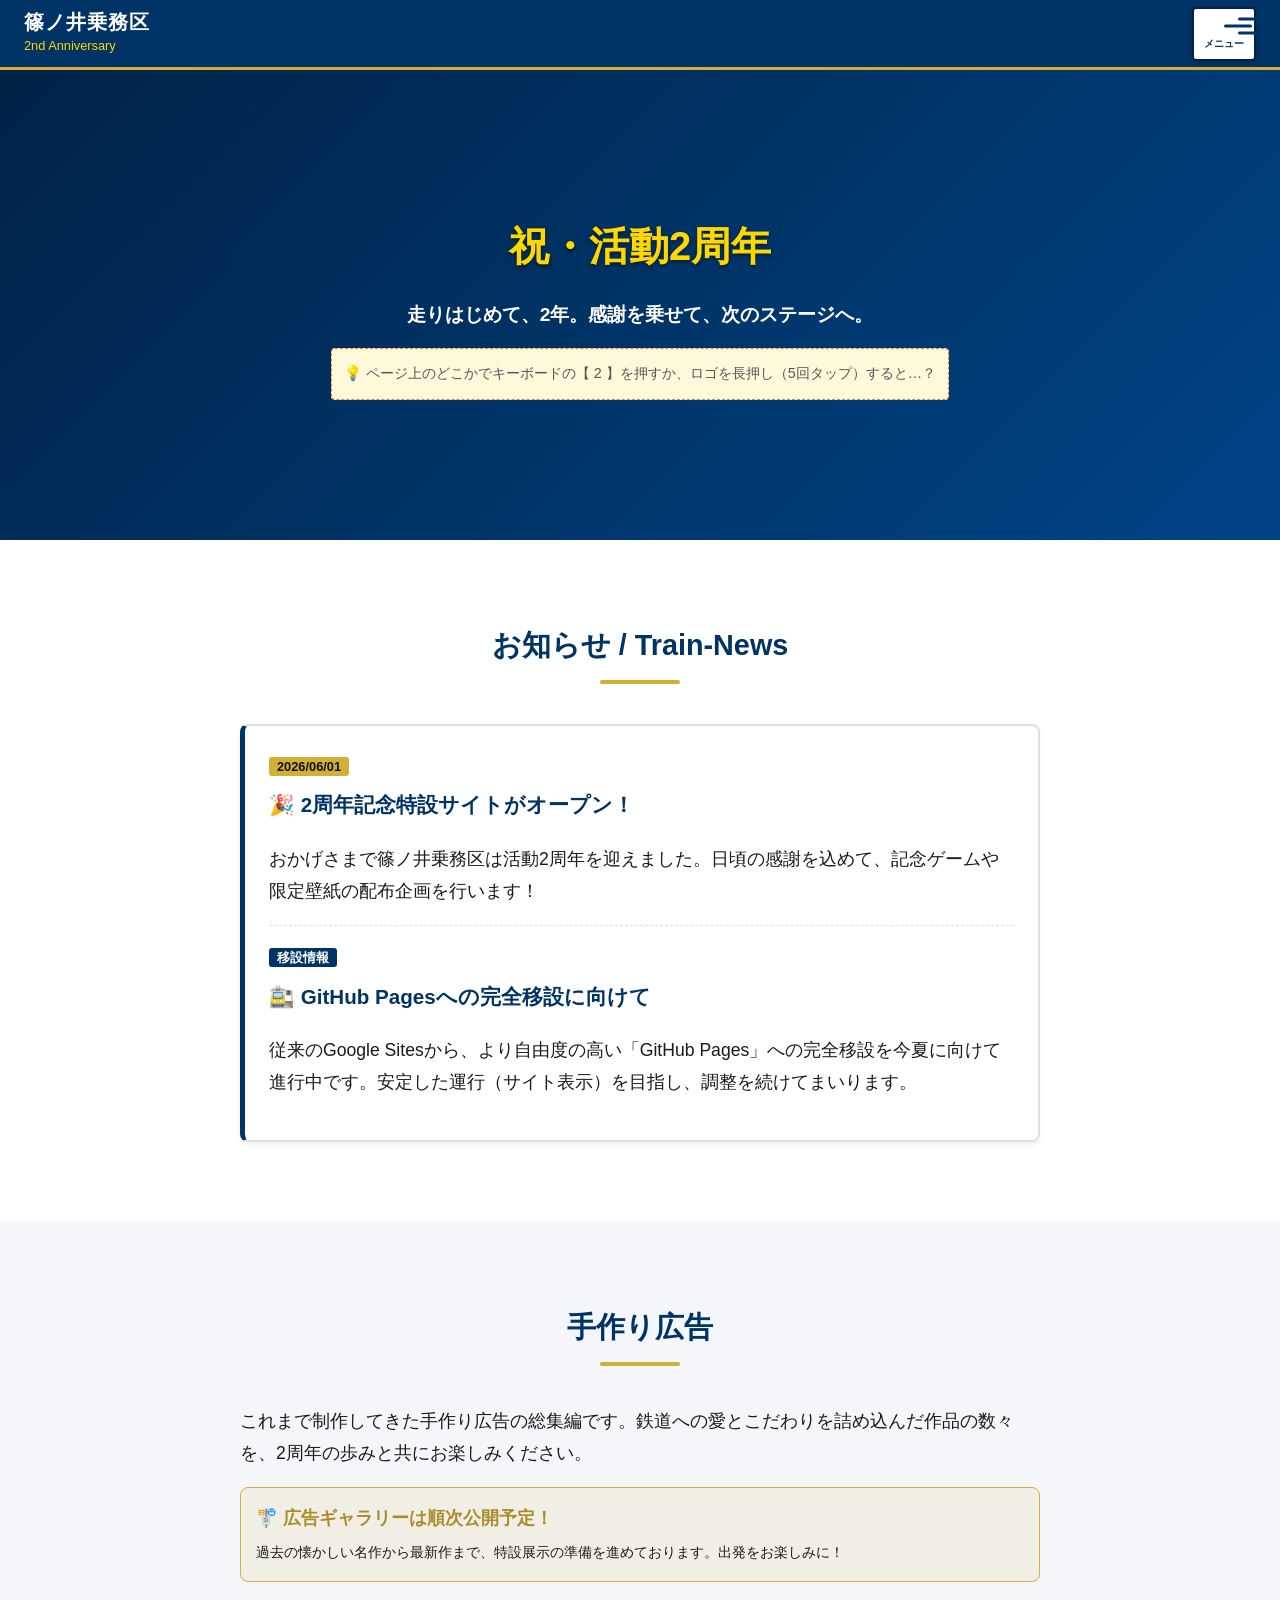
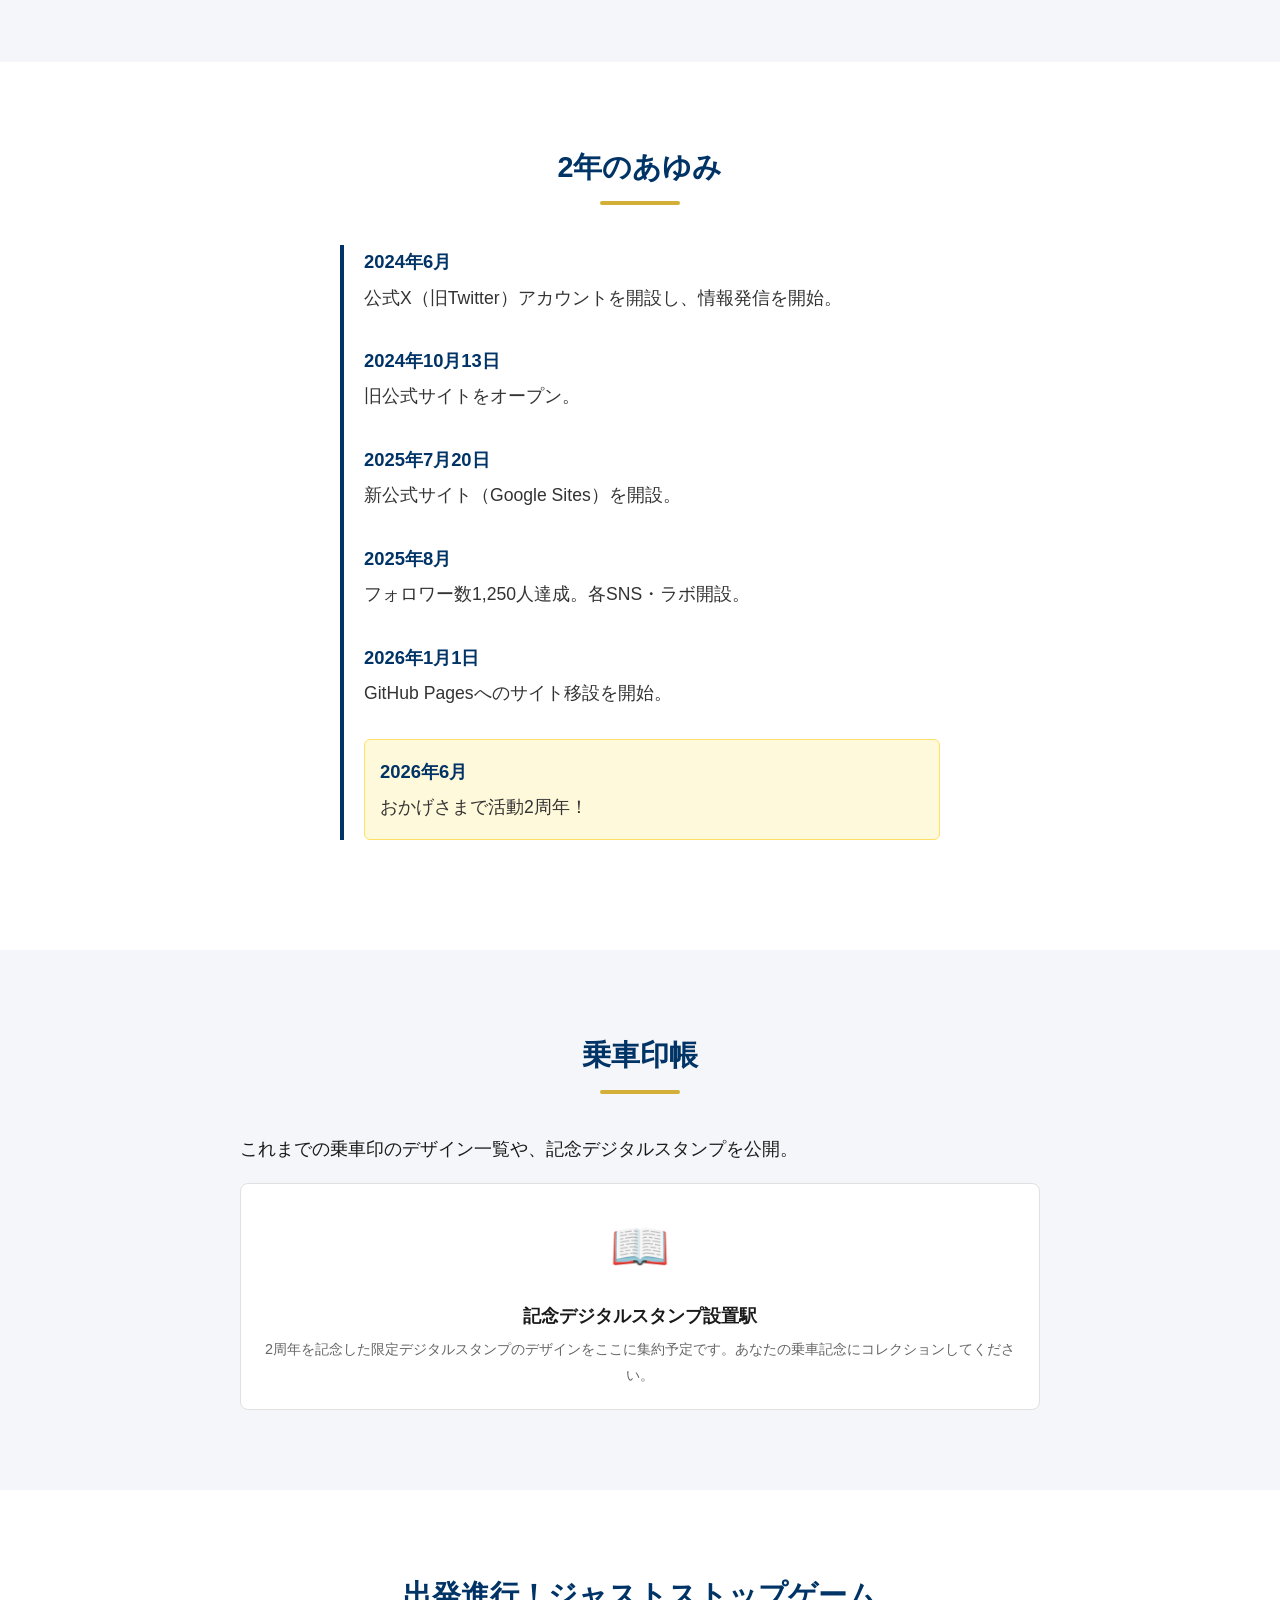
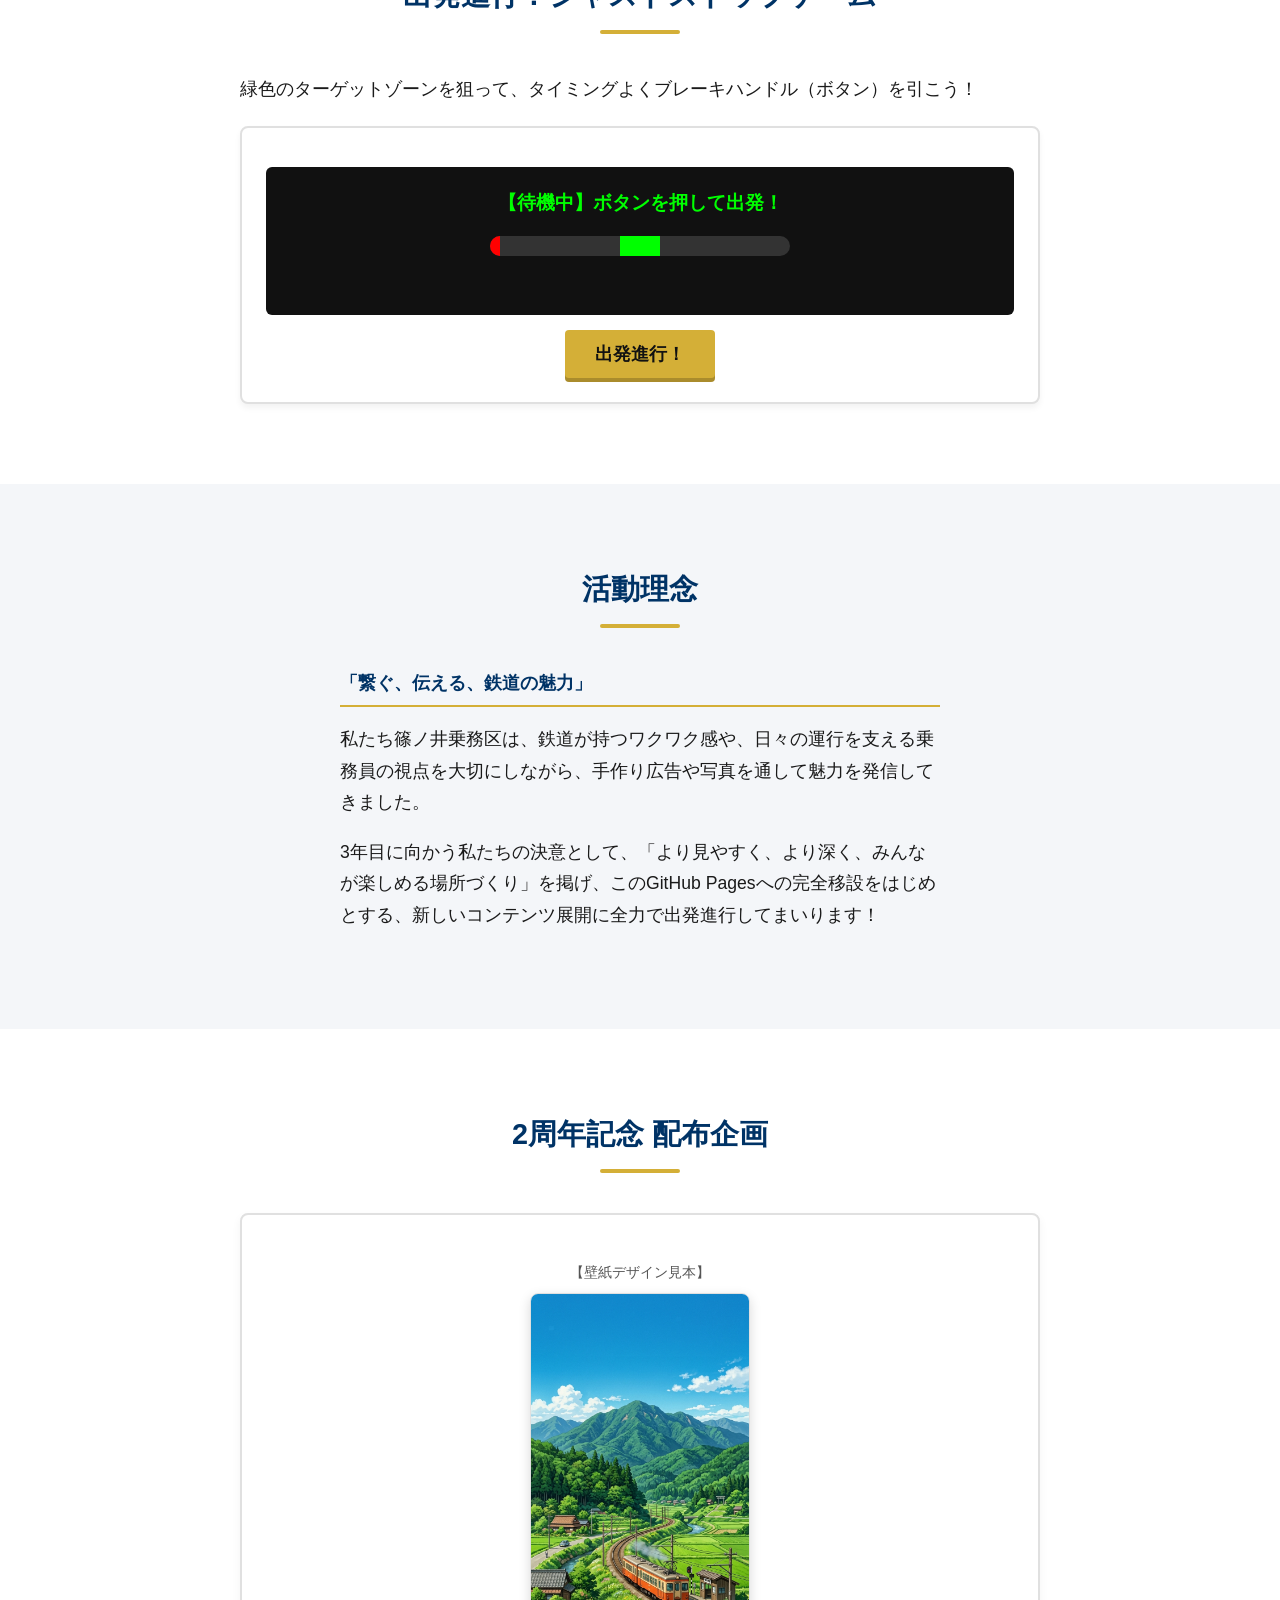
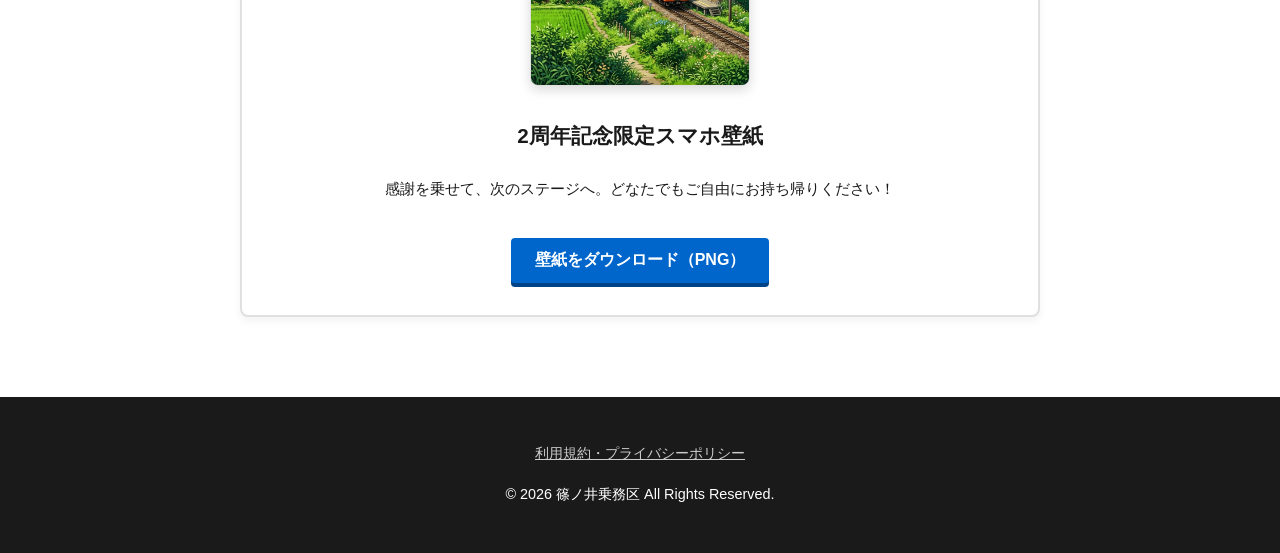
<file: index.html>
<!DOCTYPE html>
<html lang="ja">
<head>
  <meta charset="UTF-8">
  <meta name="viewport" content="width=device-width, initial-scale=1.0">
  <title>活動2周年記念特設サイト | 篠ノ井乗務区</title>
  <link rel="stylesheet" href="css/style.css">
  <style>
    /* --- 追加機能のユニバーサル・デザインCSS --- */
    .feature-box {
      background-color: #ffffff;
      border: 2px solid #e0e0e0;
      border-radius: 8px;
      padding: 24px;
      margin-top: 20px;
      box-shadow: 0 4px 6px rgba(0,0,0,0.05);
      text-align: center;
    }
    
    /* ミニゲーム用 */
    .game-screen {
      background-color: #111;
      color: #00ff00;
      font-family: 'Courier New', Courier, monospace;
      padding: 20px;
      border-radius: 6px;
      margin: 15px 0;
      min-height: 120px;
      display: flex;
      flex-direction: column;
      align-items: center;
      justify-content: center;
    }
    .game-meter-container {
      width: 100%;
      max-width: 300px;
      background: #333;
      height: 20px;
      border-radius: 10px;
      position: relative;
      overflow: hidden;
      margin: 15px 0;
    }
    .game-pointer {
      width: 10px;
      height: 100%;
      background: #ff0000;
      position: absolute;
      left: 0%;
      transition: left 0.05s linear;
    }
    .game-target {
      width: 40px;
      height: 100%;
      background: #00ff00;
      position: absolute;
      left: 50%;
      transform: translateX(-50%);
    }
    .game-btn {
      background-color: #d4af37;
      color: #111;
      border: none;
      padding: 12px 30px;
      font-size: 1.1rem;
      font-weight: bold;
      border-radius: 4px;
      cursor: pointer;
      box-shadow: 0 4px 0 #aa8c2c;
    }
    .game-btn:active {
      transform: translateY(2px);
      box-shadow: 0 2px 0 #aa8c2c;
    }

    /* 隠し要素用アナウンス */
    .hidden-hint {
      background: #fff9db;
      border: 1px dashed #f57f17;
      padding: 12px;
      border-radius: 4px;
      margin-top: 15px;
      font-size: 0.9rem;
      color: #555;
    }
    
    /* モーダル（隠しページポップアップ） */
    .modal-overlay {
      position: fixed;
      top: 0;
      left: 0;
      width: 100%;
      height: 100%;
      background: rgba(0,0,0,0.85);
      z-index: 2000;
      display: flex;
      align-items: center;
      justify-content: center;
      opacity: 0;
      pointer-events: none;
      transition: opacity 0.3s ease;
    }
    .modal-overlay.is-show {
      opacity: 1;
      pointer-events: auto;
    }
    .modal-content {
      background: #ffffff;
      padding: 30px;
      border-radius: 8px;
      max-width: 500px;
      width: 90%;
      text-align: center;
      border: 4px solid #d4af37;
    }
    .close-modal-btn {
      background: #333;
      color: #fff;
      padding: 8px 20px;
      border: none;
      border-radius: 4px;
      margin-top: 20px;
      cursor: pointer;
    }
  </style>
</head>
<body>

  <header class="site-header">
    <div class="header-logo">
      <span class="logo-main">篠ノ井乗務区</span>
      <span class="logo-sub">2nd Anniversary</span>
    </div>
    
    <button class="hamburger-btn" id="js-hamburger" aria-label="メニューを開閉する" aria-expanded="false">
      <span class="hamburger-box">
        <span class="hamburger-inner"></span>
      </span>
      <span class="hamburger-label">メニュー</span>
    </button>

    <nav class="navigation-menu" id="js-nav" aria-hidden="true">
      <ul class="menu-list">
        <li><a href="#hero" class="nav-item nav-top">TOP</a></li>
        <li><a href="#news" class="nav-item nav-news">お知らせ / Train-News</a></li>
        <li><a href="#ad" class="nav-item nav-ad">手作り広告</a></li>
        <li><a href="#timeline" class="nav-item nav-timeline">2年のあゆみ</a></li>
        <li><a href="#stamp" class="nav-item nav-stamp">乗車印帳</a></li>
        <li><a href="#game" class="nav-item nav-photos">運転士体験ゲーム</a></li>
        <li><a href="#philosophy" class="nav-item nav-philosophy">活動理念</a></li>
        <li><a href="#download" class="nav-item nav-download">連携パーツ / 配布企画</a></li>
      </ul>
    </nav>
  </header>

  <main>
    <section id="hero" class="hero-section">
      <div class="hero-content">
        <h1>祝・活動2周年</h1>
        <p class="hero-sub">走りはじめて、2年。感謝を乗せて、次のステージへ。</p>
        <div class="hidden-hint">💡 ページ上のどこかでキーボードの【 2 】を押すか、ロゴを長押し（5回タップ）すると…？</div>
      </div>
    </section>

    <section id="news" class="content-section">
      <h2>お知らせ / Train-News</h2>
      <div class="section-body">
        <div class="feature-box" style="text-align: left; border-left: 5px solid #003366;">
          <span style="background: #d4af37; color: #111; padding: 2px 8px; font-size: 0.8rem; font-weight: bold; border-radius: 3px;">2026/06/01</span>
          <h3 style="margin-top: 5px; color: #003366;">🎉 2周年記念特設サイトがオープン！</h3>
          <p>おかげさまで篠ノ井乗務区は活動2周年を迎えました。日頃の感謝を込めて、記念ゲームや限定壁紙の配布企画を行います！</p>
          <hr style="border: 0; border-top: 1px dashed #e0e0e0; margin: 15px 0;">
          <span style="background: #003366; color: #fff; padding: 2px 8px; font-size: 0.8rem; font-weight: bold; border-radius: 3px;">移設情報</span>
          <h3 style="margin-top: 5px; color: #003366;">🚉 GitHub Pagesへの完全移設に向けて</h3>
          <p>従来のGoogle Sitesから、より自由度の高い「GitHub Pages」への完全移設を今夏に向けて進行中です。安定した運行（サイト表示）を目指し、調整を続けてまいります。</p>
        </div>
      </div>
    </section>

    <section id="ad" class="content-section bg-contrast">
      <h2>手作り広告</h2>
      <div class="section-body">
        <p>これまで制作してきた手作り広告の総集編です。鉄道への愛とこだわりを詰め込んだ作品の数々を、2周年の歩みと共にお楽しみください。</p>
        <div style="background: rgba(212,175,55,0.1); padding: 15px; border-radius: 8px; border: 1px solid #d4af37; margin-top: 15px;">
          <p style="margin: 0; font-weight: bold; color: #aa8c2c;">🚏 広告ギャラリーは順次公開予定！</p>
          <p style="margin: 5px 0 0 0; font-size: 0.9rem;">過去の懐かしい名作から最新作まで、特設展示の準備を進めております。出発をお楽しみに！</p>
        </div>
      </div>
    </section>

    <section id="timeline" class="content-section">
      <h2>2年のあゆみ</h2>
      <div class="section-body">
        <div class="timeline-list">
          <div class="timeline-item"><span class="time-date">2024年6月</span><span class="time-desc">公式X（旧Twitter）アカウントを開設し、情報発信を開始。</span></div>
          <div class="timeline-item"><span class="time-date">2024年10月13日</span><span class="time-desc">旧公式サイトをオープン。</span></div>
          <div class="timeline-item"><span class="time-date">2025年7月20日</span><span class="time-desc">新公式サイト（Google Sites）を開設。</span></div>
          <div class="timeline-item"><span class="time-date">2025年8月</span><span class="time-desc">フォロワー数1,250人達成。各SNS・ラボ開設。</span></div>
          <div class="timeline-item"><span class="time-date">2026年1月1日</span><span class="time-desc">GitHub Pagesへのサイト移設を開始。</span></div>
          <div class="timeline-item main-event"><span class="time-date">2026年6月</span><span class="time-desc">おかげさまで活動2周年！</span></div>
        </div>
      </div>
    </section>

    <section id="stamp" class="content-section bg-contrast">
      <h2>乗車印帳</h2>
      <div class="section-body">
        <p>これまでの乗車印のデザイン一覧や、記念デジタルスタンプを公開。</p>
        <div style="background: #ffffff; padding: 20px; border-radius: 8px; border: 1px solid #e0e0e0; margin-top: 15px; text-align: center;">
          <span style="font-size: 3rem;">📖</span>
          <p style="font-weight: bold; margin: 10px 0 5px 0;">記念デジタルスタンプ設置駅</p>
          <p style="font-size: 0.9rem; color: #666; margin: 0;">2周年を記念した限定デジタルスタンプのデザインをここに集約予定です。あなたの乗車記念にコレクションしてください。</p>
        </div>
      </div>
    </section>

    <section id="game" class="content-section">
      <h2>出発進行！ジャストストップゲーム</h2>
      <div class="section-body">
        <p>緑色のターゲットゾーンを狙って、タイミングよくブレーキハンドル（ボタン）を引こう！</p>
        <div class="feature-box">
          <div class="game-screen">
            <div id="js-game-status" style="font-weight: bold; font-size: 1.2rem;">【待機中】ボタンを押して出発！</div>
            <div class="game-meter-container">
              <div class="game-target"></div>
              <div class="game-pointer" id="js-game-pointer"></div>
            </div>
            <div id="js-game-result" style="color: #ffd700; height: 24px;"></div>
          </div>
          <button type="button" class="game-btn" id="js-game-btn">出発進行！</button>
        </div>
      </div>
    </section>

    <section id="philosophy" class="content-section bg-contrast">
      <h2>活動理念</h2>
      <div class="section-body">
        <div style="max-width: 600px; margin: 0 auto; text-align: left; line-height: 1.8;">
          <p style="font-weight: bold; color: #003366; font-size: 1.1rem; border-bottom: 2px solid #d4af37; padding-bottom: 5px;">「繋ぐ、伝える、鉄道の魅力」</p>
          <p>私たち篠ノ井乗務区は、鉄道が持つワクワク感や、日々の運行を支える乗務員の視点を大切にしながら、手作り広告や写真を通して魅力を発信してきました。</p>
          <p>3年目に向かう私たちの決意として、「より見やすく、より深く、みんなが楽しめる場所づくり」を掲げ、このGitHub Pagesへの完全移設をはじめとする、新しいコンテンツ展開に全力で出発進行してまいります！</p>
        </div>
      </div>
    </section>

    <section id="download" class="content-section">
      <h2>2周年記念 配布企画</h2>
      <div class="section-body">
        <div class="download-card" style="text-align: center;">
          
          <div class="download-preview-box" style="margin-bottom: 20px;">
            <p style="font-size: 0.85rem; color: #555; margin-bottom: 8px;">【壁紙デザイン見本】</p>
            <img src="images/download/wallpaper.png" alt="2周年記念限定スマホ壁紙の見本" style="width: 100%; max-width: 220px; height: auto; border-radius: 8px; box-shadow: 0 4px 12px rgba(0,0,0,0.15); border: 1px solid #e0e0e0;">
          </div>

          <h3>2周年記念限定スマホ壁紙</h3>
          <p style="font-size: 0.95rem; margin-bottom: 20px;">感謝を乗せて、次のステージへ。どなたでもご自由にお持ち帰りください！</p>
          
          <button type="button" id="js-secure-download" class="download-button" style="display: inline-block; background-color: #0066cc; border: none; cursor: pointer; width: auto; min-width: 240px; color: #ffffff; padding: 12px 24px; font-weight: bold; border-radius: 4px; font-size: 1rem; box-shadow: 0 4px 0 #004488;">
            壁紙をダウンロード（PNG）
          </button>
        </div>
      </div>
    </section>
  </main>

  <div class="modal-overlay" id="js-secret-modal">
    <div class="modal-content">
      <h2 style="color: #d4af37; margin-top: 0;">🎉 秘密の隠し区エリアへようこそ！</h2>
      <p>見つけてくれてありがとうございます！2周年を記念した裏設定資料や、開発初期の旧サイトお蔵入りデザイン原案をここに公開します。</p>
      <div style="background: #f4f6f9; padding: 15px; border-radius: 4px; text-align: left; font-size: 0.95rem;">
        <strong>【3年目の運行計画（極秘）】</strong><br>
        ・GitHub Pagesへの完全移行を今夏までに完了予定！<br>
        ・沿線掲示板の拡張システムをさらに強化。
      </div>
      <button class="close-modal-btn" id="js-close-modal">閉じて戻る</button>
    </div>
  </div>

  <footer class="site-footer">
    <p style="margin-bottom: 15px;">
      <a href="legal.html" style="color: #ccc; text-decoration: underline; font-size: 0.85rem;">利用規約・プライバシーポリシー</a>
    </p>
    <p>&copy; 2026 篠ノ井乗務区 All Rights Reserved.</p>
  </footer>

  <script>
    document.addEventListener('DOMContentLoaded', function () {
      /* --- ① ハンバーガーメニュー --- */
      const hamburger = document.getElementById('js-hamburger');
      const nav = document.getElementById('js-nav');
      const links = document.querySelectorAll('.navigation-menu a');

      hamburger.addEventListener('click', function () {
        const expanded = this.getAttribute('aria-expanded') === 'true';
        this.setAttribute('aria-expanded', !expanded);
        hamburger.classList.toggle('is-active');
        nav.classList.toggle('is-active');
        nav.setAttribute('aria-hidden', expanded);
      });

      links.forEach(link => {
        link.addEventListener('click', function () {
          hamburger.classList.remove('is-active');
          nav.classList.remove('is-active');
          hamburger.setAttribute('aria-expanded', 'false');
          nav.setAttribute('aria-hidden', 'true');
        });
      });

      /* --- ② 毎回ランダムな一時的URL（Blob URL）を生成してダウンロードする機能 --- */
      const secureDownloadBtn = document.getElementById('js-secure-download');

      if (secureDownloadBtn) {
        secureDownloadBtn.addEventListener('click', function () {
          const originalSrc = 'images/download/wallpaper.png';
          
          // 1. JS内部で画像をバイナリデータとして非同期で取得（フェッチ）
          fetch(originalSrc)
            .then(response => {
              if (!response.ok) throw new Error('Network response was not ok');
              return response.blob(); // データを塊（Blob）にする
            })
            .then(blob => {
              // 2. ブラウザのメモリ上に、その時限りのランダムな仮想URLをその都度生成
              // 生成されるURLの例: blob:https://shinorail.github.io/a1b2c3d4-e5f6-...
              const randomUrl = window.URL.createObjectURL(blob);
              
              // 3. 一時的なリンクを作ってランダムURLから即時ダウンロード実行
              const createLink = document.createElement('a');
              createLink.href = randomUrl;
              createLink.download = 'shasho_2nd_wallpaper.png';
              
              document.body.appendChild(createLink);
              createLink.click();
              
              // 4. 使用後は即座に生成したランダムURLと要素をメモリから削除してクリーンアップ
              document.body.removeChild(createLink);
              window.URL.revokeObjectURL(randomUrl);
            })
            .catch(error => {
              console.error('Download failed:', error);
              // 万が一エラーが起きた場合のセーフティネットとして直接ダウンロードへ切り替え
              const fallbackLink = document.createElement('a');
              fallbackLink.href = originalSrc;
              fallbackLink.download = 'shasho_2nd_wallpaper.png';
              fallbackLink.click();
            });
        });
      }

      /* --- ③ 出発進行！ミニゲーム --- */
      const gameBtn = document.getElementById('js-game-btn');
      const gamePointer = document.getElementById('js-game-pointer');
      const gameStatus = document.getElementById('js-game-status');
      const gameResult = document.getElementById('js-game-result');
      
      let gameInterval = null;
      let pointerPos = 0;
      let direction = 1;
      let isPlaying = false;

      gameBtn.addEventListener('click', function () {
        if (!isPlaying) {
          isPlaying = true;
          gameResult.textContent = '';
          gameStatus.textContent = '【走行中】まもなく定通駅！タイミングを狙え！';
          gameBtn.textContent = '制動（ブレーキ）！！';
          
          gameInterval = setInterval(() => {
            pointerPos += 4 * direction;
            if (pointerPos >= 96 || pointerPos <= 0) {
              direction *= -1;
            }
            gamePointer.style.left = pointerPos + '%';
          }, 20);
        } else {
          isPlaying = false;
          clearInterval(gameInterval);
          gameBtn.textContent = 'もう一度挑戦';
          
          if (pointerPos >= 43 && pointerPos <= 57) {
            gameStatus.textContent = '🎉【大成功】定時到着！優秀乗務員です！';
            gameResult.textContent = '評価: 素晴らしい運転技術です！';
            gameResult.style.color = '#137333';
          } else {
            gameStatus.textContent = '❌【過走】ブレーキタイミングがズレました。';
            gameResult.textContent = '評価: 次回はもっと引きつけてみよう！';
            gameResult.style.color = '#d93025';
          }
        }
      });

      /* --- ④ 隠しページ（コマンド/長押し）のギミック --- */
      const secretModal = document.getElementById('js-secret-modal');
      const closeModal = document.getElementById('js-close-modal');
      const logoTrigger = document.querySelector('.header-logo');
      let clickCount = 0;

      function showSecret() {
        secretModal.classList.add('is-show');
      }

      document.addEventListener('keydown', function (e) {
        if (e.key === '2') {
          showSecret();
        }
      });

      logoTrigger.addEventListener('click', function () {
        clickCount++;
        if (clickCount >= 5) {
          showSecret();
          clickCount = 0;
        }
        setTimeout(() => { clickCount = 0; }, 3000);
      });

      closeModal.addEventListener('click', function () {
        secretModal.classList.remove('is-show');
      });
    });
  </script>
</body>
</html>
</file>
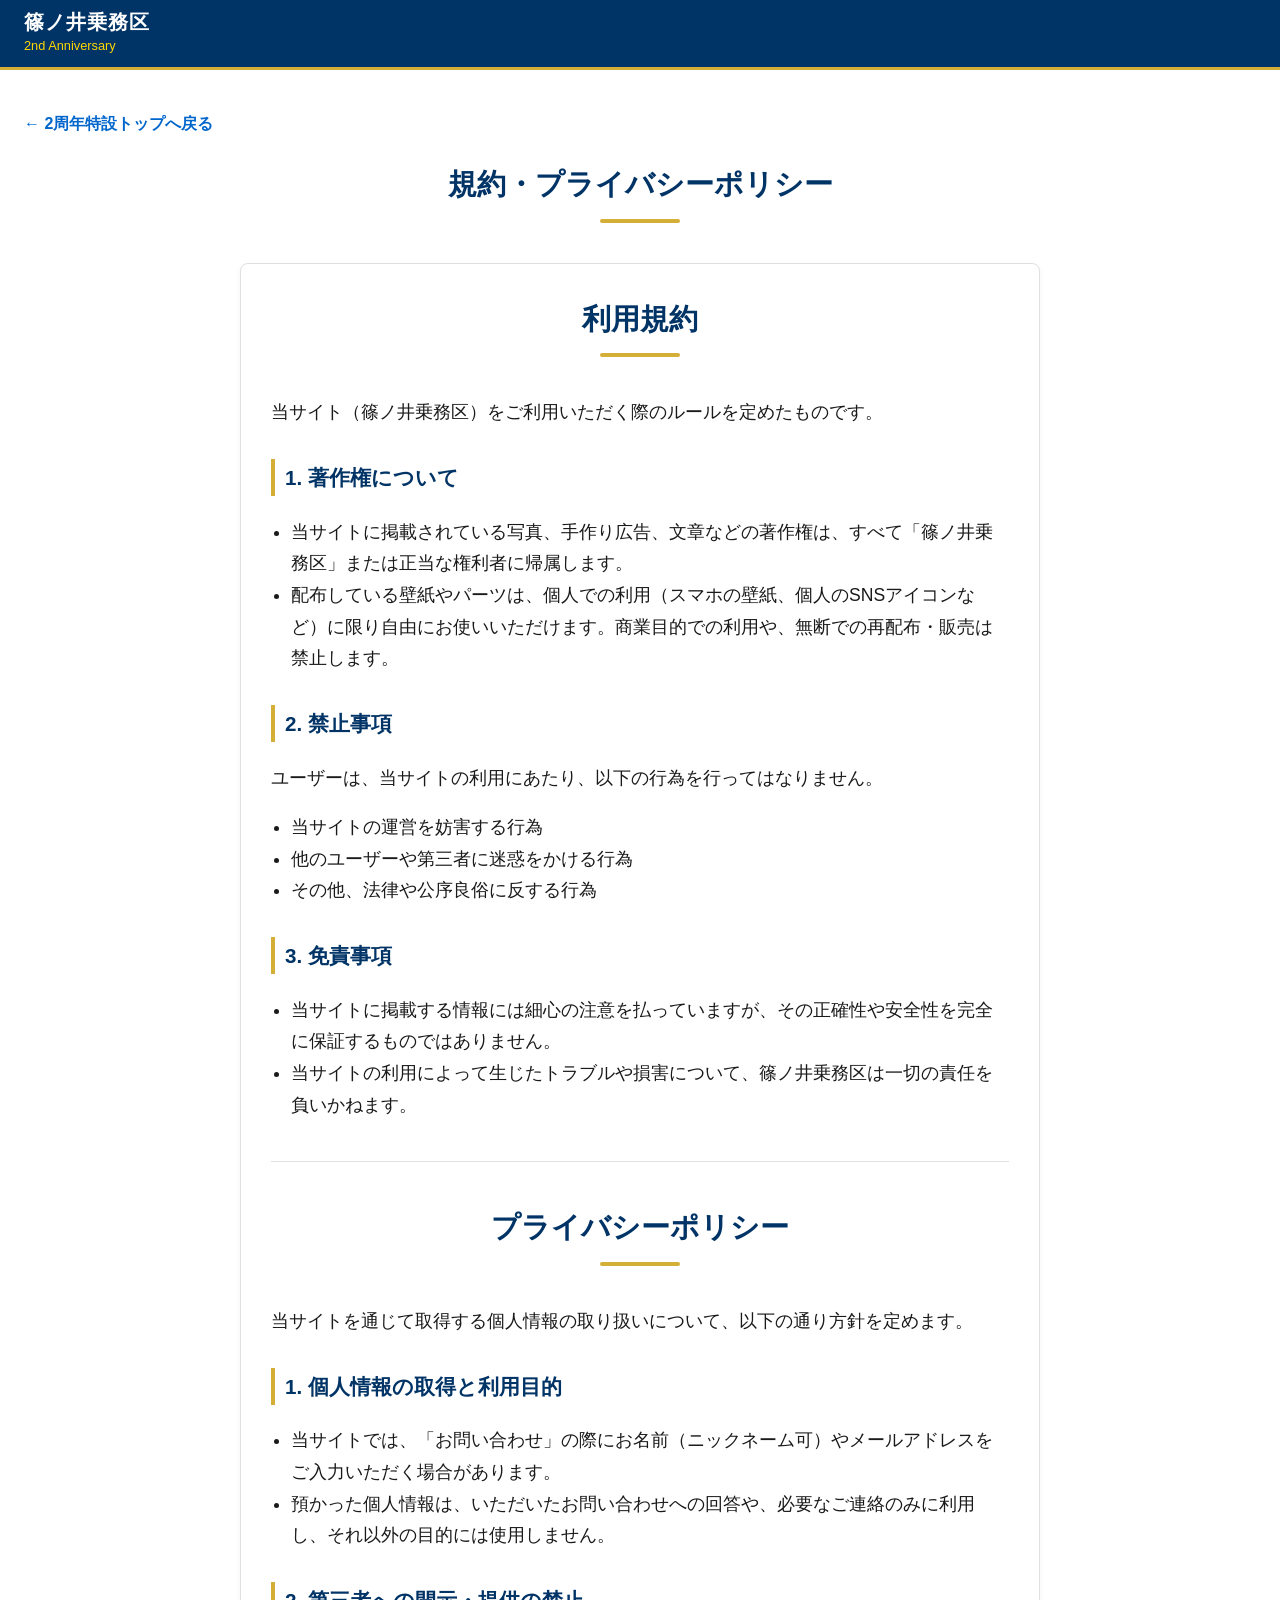
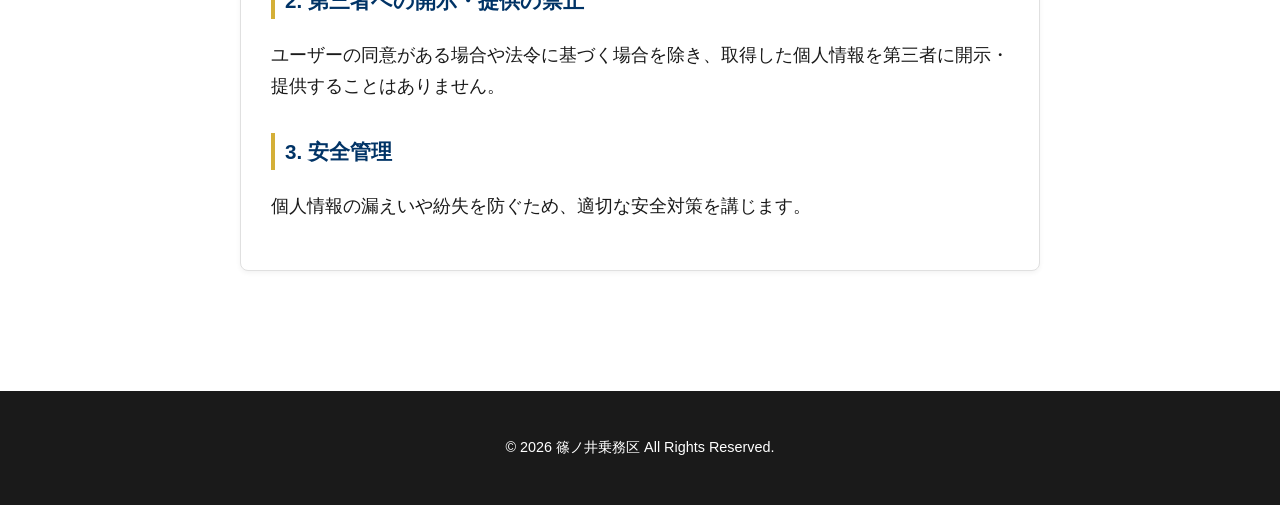
<file: legal.html>
<!DOCTYPE html>
<html lang="ja">
<head>
  <meta charset="UTF-8">
  <meta name="viewport" content="width=device-width, initial-scale=1.0">
  <title>規約・ポリシー | 篠ノ井乗務区 2周年祭</title>
  <link rel="stylesheet" href="css/style.css">
  <style>
    /* 規約ページ専用の読みやすさ調整 */
    .legal-body {
      background-color: #ffffff;
      border: 1px solid #e0e0e0;
      border-radius: 8px;
      padding: 30px;
      margin-bottom: 40px;
      box-shadow: 0 2px 5px rgba(0,0,0,0.05);
    }
    .legal-body h3 {
      color: #003366;
      border-left: 4px solid #d4af37;
      padding-left: 10px;
      margin-top: 30px;
    }
    .legal-body ul {
      padding-left: 20px;
    }
    .back-link {
      display: inline-block;
      margin-bottom: 20px;
      color: #0066cc;
      font-weight: bold;
      text-decoration: none;
    }
  </style>
</head>
<body>

  <header class="site-header">
    <div class="header-logo">
      <span class="logo-main">篠ノ井乗務区</span>
      <span class="logo-sub">2nd Anniversary</span>
    </div>
  </header>

  <main class="content-section" style="padding-top: 110px;">
    <a href="index.html" class="back-link">← 2周年特設トップへ戻る</a>
    
    <h2>規約・プライバシーポリシー</h2>
    
    <div class="section-body">
      <div class="legal-body">
        <h2>利用規約</h2>
        <p>当サイト（篠ノ井乗務区）をご利用いただく際のルールを定めたものです。</p>
        
        <h3>1. 著作権について</h3>
        <ul>
          <li>当サイトに掲載されている写真、手作り広告、文章などの著作権は、すべて「篠ノ井乗務区」または正当な権利者に帰属します。</li>
          <li>配布している壁紙やパーツは、個人での利用（スマホの壁紙、個人のSNSアイコンなど）に限り自由にお使いいただけます。商業目的での利用や、無断での再配布・販売は禁止します。</li>
        </ul>
        
        <h3>2. 禁止事項</h3>
        <p>ユーザーは、当サイトの利用にあたり、以下の行為を行ってはなりません。</p>
        <ul>
          <li>当サイトの運営を妨害する行為</li>
          <li>他のユーザーや第三者に迷惑をかける行為</li>
          <li>その他、法律や公序良俗に反する行為</li>
        </ul>
        
        <h3>3. 免責事項</h3>
        <ul>
          <li>当サイトに掲載する情報には細心の注意を払っていますが、その正確性や安全性を完全に保証するものではありません。</li>
          <li>当サイトの利用によって生じたトラブルや損害について、篠ノ井乗務区は一切の責任を負いかねます。</li>
        </ul>

        <hr style="border: 0; border-top: 1px solid #e0e0e0; margin: 40px 0;">

        <h2>プライバシーポリシー</h2>
        <p>当サイトを通じて取得する個人情報の取り扱いについて、以下の通り方針を定めます。</p>
        
        <h3>1. 個人情報の取得と利用目的</h3>
        <ul>
          <li>当サイトでは、「お問い合わせ」の際にお名前（ニックネーム可）やメールアドレスをご入力いただく場合があります。</li>
          <li>預かった個人情報は、いただいたお問い合わせへの回答や、必要なご連絡のみに利用し、それ以外の目的には使用しません。</li>
        </ul>
        
        <h3>2. 第三者への開示・提供の禁止</h3>
        <p>ユーザーの同意がある場合や法令に基づく場合を除き、取得した個人情報を第三者に開示・提供することはありません。</p>
        
        <h3>3. 安全管理</h3>
        <p>個人情報の漏えいや紛失を防ぐため、適切な安全対策を講じます。</p>
      </div>
    </div>
  </main>

  <footer class="site-footer">
    <p>&copy; 2026 篠ノ井乗務区 All Rights Reserved.</p>
  </footer>

</body>
</html>
</file>
<file: css/style.css>
/* --- ユニバーサルデザイン＆基本設定 --- */
html {
  scroll-behavior: smooth;
}
* {
  box-sizing: border-box; /* 画面からはみ出すのを防ぐおまじない */
}
body {
  margin: 0;
  padding: 0;
  font-family: -apple-system, BlinkMacSystemFont, "Segoe UI", Roboto, "Helvetica Neue", Arial, "Noto Sans JP", sans-serif;
  color: #1a1a1a;
  background-color: #ffffff;
  line-height: 1.8;
}

/* --- ヘッダー（配置崩れを完全に修正） --- */
.site-header {
  position: fixed;
  top: 0;
  left: 0;
  width: 100%;
  height: 70px;
  background-color: #003366; /* 濃い鉄道ブルー */
  color: #ffffff;
  display: flex;
  align-items: center;
  justify-content: space-between; /* ロゴは左、ボタンは右に強制固定 */
  padding: 0 24px;
  z-index: 1000;
  border-bottom: 3px solid #d4af37; /* 金色のライン */
}

.header-logo {
  display: flex;
  flex-direction: column;
  flex-shrink: 0; /* ロゴが潰れないように固定 */
}
.logo-main {
  font-weight: bold;
  font-size: 1.25rem;
  letter-spacing: 0.05em;
  line-height: 1.2;
}
.logo-sub {
  font-size: 0.8rem;
  color: #ffd700;
}

/* --- ハンバーガーボタン（右端に正しく配置） --- */
.hamburger-btn {
  display: flex;
  flex-direction: column;
  align-items: center;
  justify-content: center;
  width: 64px;
  height: 54px;
  background-color: #ffffff;
  border: 2px solid #002244;
  border-radius: 4px;
  cursor: pointer;
  z-index: 1100;
  padding: 0;
  box-shadow: 0 2px 4px rgba(0,0,0,0.2);
  flex-shrink: 0; /* ボタンが潰れないように固定 */
}
.hamburger-box {
  position: relative;
  width: 28px;
  height: 18px;
}
.hamburger-inner,
.hamburger-inner::before,
.hamburger-inner::after {
  position: absolute;
  width: 28px;
  height: 3px;
  background-color: #003366;
  border-radius: 2px;
  transition: transform 0.2s ease;
}
.hamburger-inner { top: 50%; transform: translateY(-50%); }
.hamburger-inner::before { content: ""; top: -7px; }
.hamburger-inner::after { content: ""; top: 7px; }

.hamburger-label {
  font-size: 10px;
  font-weight: bold;
  color: #003366;
  margin-top: 2px;
}

/* ボタンが押されたとき（×印） */
.hamburger-btn.is-active {
  background-color: #ffd700;
}
.hamburger-btn.is-active .hamburger-inner { background-color: transparent; }
.hamburger-btn.is-active .hamburger-inner::before { transform: translateY(7px) rotate(45deg); background-color: #003366; }
.hamburger-btn.is-active .hamburger-inner::after { transform: translateY(-7px) rotate(-45deg); background-color: #003366; }

/* --- 全画面ナビゲーションメニュー（はみ出し・初期位置を修正） --- */
.navigation-menu {
  position: fixed;
  top: 0;
  right: -100%; /* 初期状態は画面の外（右側）に完全に隠す */
  width: 100%;
  max-width: 400px; /* PCなど大画面でも広がりすぎないよう上限を設定 */
  height: 100vh;
  background-color: rgba(255, 255, 255, 0.98);
  box-shadow: -5px 0 15px rgba(0,0,0,0.1);
  transition: right 0.3s ease-in-out;
  z-index: 1050;
  overflow-y: auto;
  padding: 90px 24px 40px 24px;
}
/* メニューが開いた時 */
.navigation-menu.is-active {
  right: 0; 
}
.menu-list {
  list-style: none;
  padding: 0;
  margin: 0;
}
.menu-list li {
  margin-bottom: 16px;
}

/* メニューボタンのデザイン */
.nav-item {
  display: block;
  padding: 16px;
  font-size: 1.1rem;
  font-weight: bold;
  text-decoration: none;
  border-radius: 6px;
  text-align: center;
  box-shadow: 0 2px 4px rgba(0,0,0,0.08);
  border-left: 8px solid;
}
/* 配色調整 */
.nav-top { background-color: #f0f4f8; color: #003366; border-left-color: #003366; }
.nav-news { background-color: #fdf2f2; color: #b71c1c; border-left-color: #b71c1c; }
.nav-ad { background-color: #e8f5e9; color: #1b5e20; border-left-color: #1b5e20; }
.nav-timeline { background-color: #f0f4f8; color: #003366; border-left-color: #003366; }
.nav-stamp { background-color: #fdf2f2; color: #b71c1c; border-left-color: #b71c1c; }
.nav-photos { background-color: #f0f4f8; color: #003366; border-left-color: #003366; }
.nav-philosophy { background-color: #f0f4f8; color: #003366; border-left-color: #003366; }
.nav-download { background-color: #fffde7; color: #f57f17; border-left-color: #f57f17; }

/* --- メインコンテンツ領域 --- */
.hero-section {
  padding-top: 70px;
  height: 60vh; /* 少し高さを出してゆったりさせました */
  background: linear-gradient(135deg, #002244 0%, #004488 100%);
  color: #ffffff;
  display: flex;
  align-items: center;
  justify-content: center;
  text-align: center;
  padding-left: 20px;
  padding-right: 20px;
}
.hero-content h1 {
  font-size: 2.5rem;
  margin: 0 0 16px 0;
  color: #ffd700;
  text-shadow: 0 2px 4px rgba(0,0,0,0.5);
}
.hero-sub {
  font-size: 1.2rem;
  margin: 0;
  font-weight: bold;
}

/* 各セクション */
.content-section {
  padding: 80px 24px;
}
.bg-contrast {
  background-color: #f4f6f9;
}
.section-body {
  max-width: 800px;
  margin: 0 auto;
  text-align: left;
  font-size: 1.1rem;
}
.content-section h2 {
  font-size: 1.8rem;
  color: #003366;
  text-align: center;
  margin-top: 0;
  margin-bottom: 40px;
  position: relative;
  padding-bottom: 12px;
}
.content-section h2::after {
  content: "";
  position: absolute;
  bottom: 0;
  left: 50%;
  transform: translateX(-50%);
  width: 80px;
  height: 4px;
  background-color: #d4af37;
  border-radius: 2px;
}

/* タイムライン */
.timeline-list {
  border-left: 4px solid #003366;
  padding-left: 20px;
  margin: 0 auto;
  max-width: 600px;
}
.timeline-item {
  margin-bottom: 30px;
  display: flex;
  flex-direction: column;
}
.time-date {
  font-weight: bold;
  color: #003366;
  font-size: 1.15rem;
  margin-bottom: 4px;
}
.time-desc {
  color: #333333;
}
.main-event {
  background-color: #fff9db;
  padding: 15px;
  border-radius: 6px;
  border: 1px solid #ffe066;
}

/* ダウンロード */
.download-card {
  background-color: #ffffff;
  border: 2px solid #e0e0e0;
  border-radius: 8px;
  padding: 32px 24px;
  text-align: center;
  box-shadow: 0 4px 10px rgba(0,0,0,0.05);
}
.download-button {
  display: inline-block;
  background-color: #0066cc;
  color: #ffffff;
  padding: 16px 40px;
  font-weight: bold;
  font-size: 1.1rem;
  text-decoration: none;
  border-radius: 4px;
  box-shadow: 0 4px 0 #004488;
  margin-top: 16px;
}
.download-button:active {
  transform: translateY(4px);
  box-shadow: none;
}

/* フッター */
.site-footer {
  background-color: #1a1a1a;
  color: #ffffff;
  text-align: center;
  padding: 30px 0;
  font-size: 0.9rem;
}
</file>
